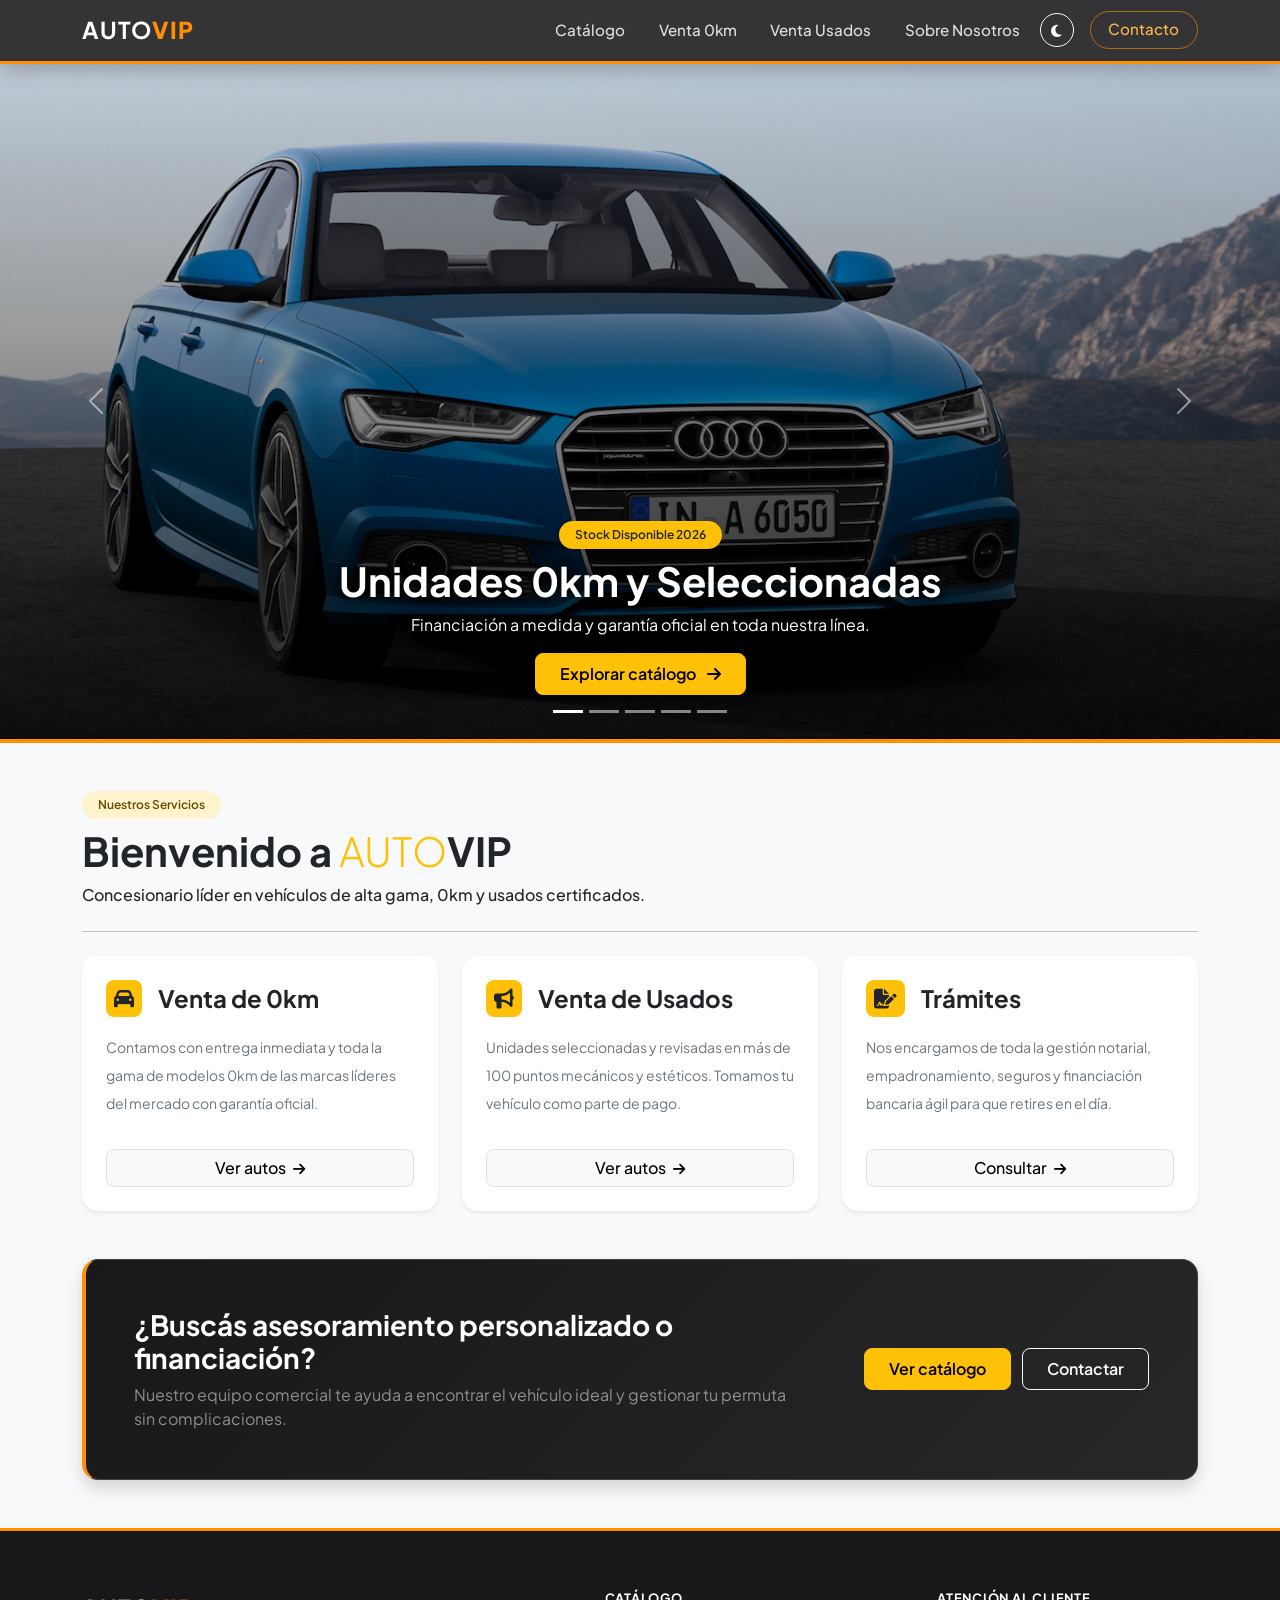
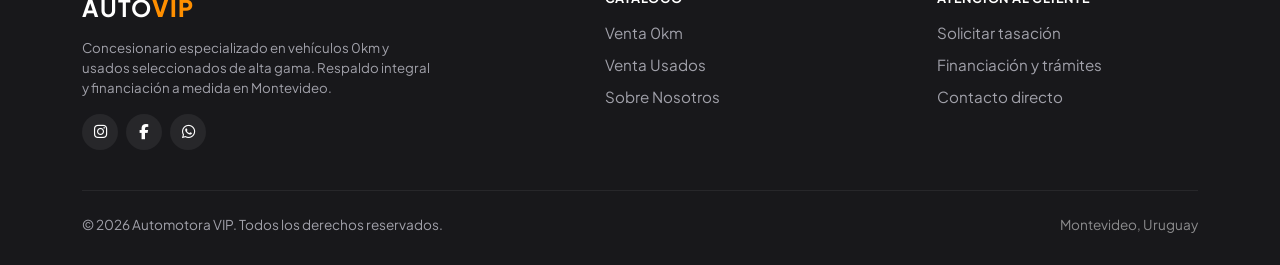
<file: index.html>
<!doctype html>
<html lang="es">
  <head>
    <meta charset="utf-8" />
    <meta name="viewport" content="width=device-width, initial-scale=1" />
    <meta
      name="description"
      content="Automotora VIP - Venta de vehículos 0km y usados seleccionados."
    />
    <title>Automotora VIP | Inicio</title>

    <!-- Bootstrap 5.3.3 CSS -->
    <link
      href="https://cdn.jsdelivr.net/npm/bootstrap@5.3.3/dist/css/bootstrap.min.css"
      rel="stylesheet"
      integrity="sha384-QWTKZyjpPEjISv5WaRU9OFeRpok6YctnYmDr5pNlyT2bRjXh0JMhjY6hW+ALEwIH"
      crossorigin="anonymous"
    />

    <!-- Font Awesome 6.5.1 -->
    <link
      rel="stylesheet"
      href="https://cdnjs.cloudflare.com/ajax/libs/font-awesome/6.5.1/css/all.min.css"
    />

    <!-- Google Font: Plus Jakarta Sans -->
    <link rel="preconnect" href="https://fonts.googleapis.com" />
    <link rel="preconnect" href="https://fonts.gstatic.com" crossorigin />
    <link
      href="https://fonts.googleapis.com/css2?family=Plus+Jakarta+Sans:wght@400;500;600;700;800&display=swap"
      rel="stylesheet"
    />

    <!-- Estilos compartidos del sitio -->
    <link rel="stylesheet" href="css/styles.css" />

    <!-- Librería AOS para animaciones suaves al hacer scroll -->
    <link href="https://unpkg.com/aos@2.3.1/dist/aos.css" rel="stylesheet" />
  </head>

  <body>
    <!-- ================= NAVBAR ================= -->
    <nav id="header" class="navbar navbar-expand-lg navbar-dark sticky-top">
      <div class="container">
        <a class="navbar-brand brand-logo" href="index.html">
          AUTO<span class="brand-vip">VIP</span>
        </a>
        <button
          class="navbar-toggler"
          type="button"
          data-bs-toggle="collapse"
          data-bs-target="#links"
          aria-controls="links"
          aria-expanded="false"
          aria-label="Toggle navigation"
        >
          <span class="navbar-toggler-icon"></span>
        </button>
        <div id="links" class="collapse navbar-collapse justify-content-end">
          <ul class="navbar-nav">
            <li class="nav-item">
              <a class="nav-link" href="ventas.html">Catálogo</a>
            </li>
            <li class="nav-item">
              <a class="nav-link" href="ventas.html?status=1">Venta 0km</a>
            </li>
            <li class="nav-item">
              <a class="nav-link" href="ventas.html?status=0">Venta Usados</a>
            </li>
            <li class="nav-item">
              <a class="nav-link" href="sobre-nosotros.html">Sobre Nosotros</a>
            </li>
            <li class="nav-item d-flex align-items-center ms-lg-2">
              <button
                id="btn-tema"
                type="button"
                class="btn btn-sm btn-outline-light rounded-circle"
                style="width: 34px; height: 34px"
                aria-label="Cambiar tema"
              >
                <i class="fas fa-moon"></i>
              </button>
            </li>
            <li class="nav-item">
              <a
                class="nav-link"
                href="#"
                data-bs-toggle="modal"
                data-bs-target="#contacto-modal"
              >
                Contacto
              </a>
            </li>
          </ul>
        </div>
      </div>
    </nav>

    <!-- ================= CAROUSEL DE PORTADA ================= -->
    <div
      id="home-carousel"
      class="carousel slide carousel-fade"
      data-bs-ride="carousel"
    >
      <div class="carousel-indicators">
        <button
          type="button"
          data-bs-target="#home-carousel"
          data-bs-slide-to="0"
          class="active"
          aria-current="true"
          aria-label="Slide 1"
        ></button>
        <button
          type="button"
          data-bs-target="#home-carousel"
          data-bs-slide-to="1"
          aria-label="Slide 2"
        ></button>
        <button
          type="button"
          data-bs-target="#home-carousel"
          data-bs-slide-to="2"
          aria-label="Slide 3"
        ></button>
        <button
          type="button"
          data-bs-target="#home-carousel"
          data-bs-slide-to="3"
          aria-label="Slide 4"
        ></button>
        <button
          type="button"
          data-bs-target="#home-carousel"
          data-bs-slide-to="4"
          aria-label="Slide 5"
        ></button>
      </div>

      <div class="carousel-inner">
        <!-- Slide 1 -->
        <div class="carousel-item active">
          <img
            src="img/cars_home/audi_1.jpg"
            class="d-block w-100 car-image"
            alt="Audi destacado"
          />
          <div class="carousel-caption d-none d-md-block pb-4">
            <span
              class="badge rounded-pill bg-warning text-dark px-3 py-2 mb-2 fw-semibold"
            >
              Stock Disponible 2026
            </span>
            <h2 class="display-6 fw-bold">Unidades 0km y Seleccionadas</h2>
            <p class="mb-3">
              Financiación a medida y garantía oficial en toda nuestra línea.
            </p>
            <a
              href="ventas.html"
              class="btn btn-warning fw-semibold px-4 py-2 rounded-3"
            >
              Explorar catálogo <i class="fas fa-arrow-right ms-2"></i>
            </a>
          </div>
        </div>

        <!-- Slide 2 -->
        <div class="carousel-item">
          <img
            src="img/cars_home/audi_2.jpg"
            class="d-block w-100 car-image"
            alt="Audi interior y diseño"
          />
          <div class="carousel-caption d-none d-md-block pb-4">
            <h2 class="display-6 fw-bold">Diseño y Confort Superior</h2>
            <p class="mb-3">
              Vehículos inspeccionados bajo estándares de alta gama.
            </p>
            <a
              href="ventas.html"
              class="btn btn-warning fw-semibold px-4 py-2 rounded-3"
            >
              Ver unidades <i class="fas fa-arrow-right ms-2"></i>
            </a>
          </div>
        </div>

        <!-- Slide 3 -->
        <div class="carousel-item">
          <img
            src="img/cars_home/bmw_1.jpg"
            class="d-block w-100 car-image"
            alt="BMW deportivo"
          />
          <div class="carousel-caption d-none d-md-block pb-4">
            <h2 class="display-6 fw-bold">Performance y Tecnología</h2>
            <p class="mb-3">
              Tomamos tu vehículo actual como parte de pago al mejor valor.
            </p>
            <a
              href="#"
              data-bs-toggle="modal"
              data-bs-target="#contacto-modal"
              class="btn btn-warning fw-semibold px-4 py-2 rounded-3"
            >
              Cotizar permuta <i class="fas fa-exchange-alt ms-2"></i>
            </a>
          </div>
        </div>

        <!-- Slide 4 -->
        <div class="carousel-item">
          <img
            src="img/cars_home/bentley_1.jpg"
            class="d-block w-100 car-image"
            alt="Bentley lujo"
          />
          <div class="carousel-caption d-none d-md-block pb-4">
            <h2 class="display-6 fw-bold">Exclusividad Garantizada</h2>
            <p class="mb-3">
              Asesoramiento personalizado y gestión notarial integral.
            </p>
            <a
              href="sobre-nosotros.html"
              class="btn btn-warning fw-semibold px-4 py-2 rounded-3"
            >
              Conocer AutoVIP <i class="fas fa-arrow-right ms-2"></i>
            </a>
          </div>
        </div>

        <!-- Slide 5 -->
        <div class="carousel-item">
          <img
            src="img/cars_home/volvo_1.jpg"
            class="d-block w-100 car-image"
            alt="Volvo seguridad"
          />
          <div class="carousel-caption d-none d-md-block pb-4">
            <h2 class="display-6 fw-bold">Seguridad y Respaldo</h2>
            <p class="mb-3">
              Entrega ágil en 48 hs con documentación verificada.
            </p>
            <a
              href="ventas.html"
              class="btn btn-warning fw-semibold px-4 py-2 rounded-3"
            >
              Ver catálogo <i class="fas fa-arrow-right ms-2"></i>
            </a>
          </div>
        </div>
      </div>

      <button
        class="carousel-control-prev"
        type="button"
        data-bs-target="#home-carousel"
        data-bs-slide="prev"
      >
        <span class="carousel-control-prev-icon" aria-hidden="true"></span>
        <span class="visually-hidden">Anterior</span>
      </button>
      <button
        class="carousel-control-next"
        type="button"
        data-bs-target="#home-carousel"
        data-bs-slide="next"
      >
        <span class="carousel-control-next-icon" aria-hidden="true"></span>
        <span class="visually-hidden">Siguiente</span>
      </button>
    </div>

    <!-- ================= CONTENIDO PRINCIPAL ================= -->
    <main id="home-content" class="py-5">
      <div class="container">
        <div class="mb-4" data-aos="fade-up">
          <span
            class="badge rounded-pill bg-warning-subtle text-warning-emphasis px-3 py-2 mb-2 fw-semibold"
          >
            Nuestros Servicios
          </span>
          <h1 class="fw-bold display-6">
            Bienvenido a <span class="text-warning">AUTO</span>VIP
          </h1>
          <p class="text-dark fw-medium mb-0">
            Concesionario líder en vehículos de alta gama, 0km y usados
            certificados.
          </p>
        </div>

        <hr class="mb-4" />

        <!-- Grilla de 3 tarjetas de servicios -->
        <div class="row g-4 mb-5">
          <div class="col-md-4" data-aos="fade-up" data-aos-delay="100">
            <div class="card h-100 border-0 shadow-sm rounded-4 p-2 auto-card">
              <div class="card-body d-flex flex-column">
                <div class="d-flex align-items-center mb-3">
                  <span
                    class="badge rounded-3 bg-warning text-dark p-2 me-3 fs-5"
                  >
                    <i class="fas fa-car"></i>
                  </span>
                  <h4 class="card-title fw-bold mb-0">Venta de 0km</h4>
                </div>
                <p class="card-text text-secondary small flex-grow-1 lh-lg">
                  Contamos con entrega inmediata y toda la gama de modelos 0km
                  de las marcas líderes del mercado con garantía oficial.
                </p>
                <a
                  href="ventas.html?status=1"
                  class="btn btn-light border fw-medium rounded-3 mt-3"
                >
                  Ver autos <i class="fas fa-arrow-right ms-1 small"></i>
                </a>
              </div>
            </div>
          </div>

          <div class="col-md-4" data-aos="fade-up" data-aos-delay="200">
            <div class="card h-100 border-0 shadow-sm rounded-4 p-2 auto-card">
              <div class="card-body d-flex flex-column">
                <div class="d-flex align-items-center mb-3">
                  <span
                    class="badge rounded-3 bg-warning text-dark p-2 me-3 fs-5"
                  >
                    <i class="fas fa-bullhorn"></i>
                  </span>
                  <h4 class="card-title fw-bold mb-0">Venta de Usados</h4>
                </div>
                <p class="card-text text-secondary small flex-grow-1 lh-lg">
                  Unidades seleccionadas y revisadas en más de 100 puntos
                  mecánicos y estéticos. Tomamos tu vehículo como parte de pago.
                </p>
                <a
                  href="ventas.html?status=0"
                  class="btn btn-light border fw-medium rounded-3 mt-3"
                >
                  Ver autos <i class="fas fa-arrow-right ms-1 small"></i>
                </a>
              </div>
            </div>
          </div>

          <div class="col-md-4" data-aos="fade-up" data-aos-delay="300">
            <div class="card h-100 border-0 shadow-sm rounded-4 p-2 auto-card">
              <div class="card-body d-flex flex-column">
                <div class="d-flex align-items-center mb-3">
                  <span
                    class="badge rounded-3 bg-warning text-dark p-2 me-3 fs-5"
                  >
                    <i class="fas fa-file-signature"></i>
                  </span>
                  <h4 class="card-title fw-bold mb-0">Trámites</h4>
                </div>
                <p class="card-text text-secondary small flex-grow-1 lh-lg">
                  Nos encargamos de toda la gestión notarial, empadronamiento,
                  seguros y financiación bancaria ágil para que retires en el
                  día.
                </p>
                <a
                  href="#"
                  data-bs-toggle="modal"
                  data-bs-target="#contacto-modal"
                  class="btn btn-light border fw-medium rounded-3 mt-3"
                >
                  Consultar <i class="fas fa-arrow-right ms-1 small"></i>
                </a>
              </div>
            </div>
          </div>
        </div>

        <!-- Banner de cierre oscuro con llamado a la acción -->
        <div
          class="cta-banner text-white rounded-4 p-4 p-md-5 shadow"
          data-aos="fade-up"
        >
          <div class="row align-items-center g-4">
            <div class="col-lg-8">
              <h3 class="fw-bold mb-2">
                ¿Buscás asesoramiento personalizado o financiación?
              </h3>
              <p class="text-white-50 mb-0">
                Nuestro equipo comercial te ayuda a encontrar el vehículo ideal
                y gestionar tu permuta sin complicaciones.
              </p>
            </div>
            <div class="col-lg-4 text-lg-end">
              <a
                href="ventas.html"
                class="btn btn-warning fw-semibold px-4 py-2 rounded-3 me-2 mb-2 mb-sm-0"
              >
                Ver catálogo
              </a>
              <button
                type="button"
                class="btn btn-outline-light fw-semibold px-4 py-2 rounded-3"
                data-bs-toggle="modal"
                data-bs-target="#contacto-modal"
              >
                Contactar
              </button>
            </div>
          </div>
        </div>
      </div>
    </main>

    <!-- ================= FOOTER ================= -->
    <footer id="footer">
      <div class="container">
        <div class="row gy-4 justify-content-between">
          <div class="col-lg-4">
            <a href="index.html" class="brand-logo">
              AUTO<span class="brand-vip">VIP</span>
            </a>
            <p class="small mb-3">
              Concesionario especializado en vehículos 0km y usados
              seleccionados de alta gama. Respaldo integral y financiación a
              medida en Montevideo.
            </p>
            <div class="d-flex gap-2">
              <a href="#" class="footer-social" aria-label="Instagram">
                <i class="fab fa-instagram"></i>
              </a>
              <a href="#" class="footer-social" aria-label="Facebook">
                <i class="fab fa-facebook-f"></i>
              </a>
              <a href="#" class="footer-social" aria-label="WhatsApp">
                <i class="fab fa-whatsapp"></i>
              </a>
            </div>
          </div>

          <div class="col-6 col-lg-2">
            <h6>Catálogo</h6>
            <ul>
              <li><a href="ventas.html?status=1">Venta 0km</a></li>
              <li><a href="ventas.html?status=0">Venta Usados</a></li>
              <li><a href="sobre-nosotros.html">Sobre Nosotros</a></li>
            </ul>
          </div>

          <div class="col-6 col-lg-3">
            <h6>Atención al Cliente</h6>
            <ul>
              <li>
                <a
                  href="#"
                  data-bs-toggle="modal"
                  data-bs-target="#contacto-modal"
                >
                  Solicitar tasación
                </a>
              </li>
              <li>
                <a
                  href="#"
                  data-bs-toggle="modal"
                  data-bs-target="#contacto-modal"
                >
                  Financiación y trámites
                </a>
              </li>
              <li>
                <a
                  href="#"
                  data-bs-toggle="modal"
                  data-bs-target="#contacto-modal"
                >
                  Contacto directo
                </a>
              </li>
            </ul>
          </div>
        </div>

        <div
          class="footer-bottom d-flex flex-wrap justify-content-between align-items-center gap-2"
        >
          <span>© 2026 Automotora VIP. Todos los derechos reservados.</span>
          <span class="text-white-50">Montevideo, Uruguay</span>
        </div>
      </div>
    </footer>

    <!-- ================= MODAL DE CONTACTO PROFESIONAL ================= -->
    <div
      id="contacto-modal"
      class="modal fade"
      tabindex="-1"
      aria-labelledby="modal-title"
      aria-hidden="true"
    >
      <div class="modal-dialog modal-lg modal-dialog-centered">
        <div class="modal-content rounded-4 border-0 shadow">
          <div class="modal-header border-0 pb-0 px-4 pt-4">
            <div>
              <span
                class="badge rounded-pill bg-warning-subtle text-warning-emphasis px-3 py-1 mb-1 fw-semibold"
              >
                Atención Personalizada
              </span>
              <h4 id="modal-title" class="modal-title fw-bold">
                Contactate con <span class="text-warning">AUTO</span>VIP
              </h4>
            </div>
            <button
              type="button"
              class="btn-close"
              data-bs-dismiss="modal"
              aria-label="Cerrar"
            ></button>
          </div>

          <div class="modal-body p-4">
            <form action="https://formspree.io/f/TU_CODIGO_AQUI" method="POST">
              <div class="row g-3">
                <div class="col-md-6">
                  <label
                    for="name"
                    class="form-label small fw-semibold text-secondary"
                  >
                    Nombre y apellido *
                  </label>
                  <input
                    type="text"
                    id="name"
                    name="name"
                    class="form-control rounded-3 filtro-select"
                    placeholder="Ej: Martín Rodríguez"
                    required
                  />
                </div>

                <div class="col-md-6">
                  <label
                    for="phone"
                    class="form-label small fw-semibold text-secondary"
                  >
                    Teléfono / WhatsApp *
                  </label>
                  <input
                    type="tel"
                    id="phone"
                    name="phone"
                    class="form-control rounded-3 filtro-select"
                    placeholder="Ej: 099 123 456"
                    required
                  />
                </div>

                <div class="col-md-6">
                  <label
                    for="email"
                    class="form-label small fw-semibold text-secondary"
                  >
                    Correo electrónico *
                  </label>
                  <input
                    type="email"
                    id="email"
                    name="email"
                    class="form-control rounded-3 filtro-select"
                    placeholder="nombre@ejemplo.com"
                    required
                  />
                </div>

                <div class="col-md-6">
                  <label
                    for="inquiry-type"
                    class="form-label small fw-semibold text-secondary"
                  >
                    Motivo de consulta *
                  </label>
                  <select
                    id="inquiry-type"
                    name="inquiry_type"
                    class="form-select rounded-3 filtro-select"
                    required
                  >
                    <option value="" selected disabled>
                      Seleccioná una opción...
                    </option>
                    <option value="compra-0km">Compra de vehículo 0km</option>
                    <option value="compra-usado">
                      Compra de usado seleccionado
                    </option>
                    <option value="test-drive">Agendar Test Drive</option>
                    <option value="tasacion">
                      Tasación / Entrega de usado
                    </option>
                    <option value="financiacion">
                      Financiación y trámites
                    </option>
                    <option value="reclamos-consultas">
                      Reclamos o consultas
                    </option>
                    <option value="otros">Otros</option>
                  </select>
                </div>

                <div class="col-12">
                  <label
                    class="form-label small fw-semibold text-secondary d-block"
                  >
                    ¿Cómo preferís que te respondamos?
                  </label>
                  <div class="d-flex flex-wrap gap-3">
                    <div class="form-check">
                      <input
                        class="form-check-input"
                        type="radio"
                        name="contact_preference"
                        id="pref-whatsapp"
                        value="WhatsApp"
                        checked
                      />
                      <label class="form-check-label small" for="pref-whatsapp">
                        <i class="fab fa-whatsapp text-success me-1"></i>
                        WhatsApp
                      </label>
                    </div>
                    <div class="form-check">
                      <input
                        class="form-check-input"
                        type="radio"
                        name="contact_preference"
                        id="pref-llamada"
                        value="Llamada"
                      />
                      <label class="form-check-label small" for="pref-llamada">
                        <i class="fas fa-phone-alt text-secondary me-1"></i>
                        Llamada
                      </label>
                    </div>
                    <div class="form-check">
                      <input
                        class="form-check-input"
                        type="radio"
                        name="contact_preference"
                        id="pref-email"
                        value="Email"
                      />
                      <label class="form-check-label small" for="pref-email">
                        <i class="fas fa-envelope text-warning me-1"></i> Email
                      </label>
                    </div>
                  </div>
                </div>

                <div class="col-12">
                  <label
                    for="message"
                    class="form-label small fw-semibold text-secondary"
                  >
                    Detalle de tu consulta *
                  </label>
                  <textarea
                    id="message"
                    name="message"
                    rows="3"
                    class="form-control rounded-3 filtro-select"
                    placeholder="Contanos qué modelo te interesa, si entregás vehículo como parte de pago o tus dudas..."
                    required
                  ></textarea>
                </div>
              </div>

              <div
                class="d-flex justify-content-between align-items-center mt-4 pt-2 border-top"
              >
                <span class="text-secondary small">
                  <i class="fas fa-shield-alt text-warning me-1"></i> Respuesta
                  en menos de 2 hs hábiles
                </span>
                <button
                  type="submit"
                  class="btn btn-warning text-dark rounded-3 px-4 py-2 fw-semibold shadow-sm"
                >
                  <i class="fas fa-paper-plane me-1"></i> Enviar consulta
                </button>
              </div>
            </form>
          </div>
        </div>
      </div>
    </div>

    <!-- Bootstrap 5.3.3 JS -->
    <script
      src="https://cdn.jsdelivr.net/npm/bootstrap@5.3.3/dist/js/bootstrap.bundle.min.js"
      integrity="sha384-YvpcrYf0tY3lHB60NNkmXc5s9fDVZLESaAA55NDzOxhy9GkcIdslK1eN7N6jIeHz"
      crossorigin="anonymous"
    ></script>

    <!-- Librería AOS JS + Inicialización -->
    <script src="https://unpkg.com/aos@2.3.1/dist/aos.js"></script>
    <script>
      AOS.init({
        duration: 700,
        once: true,
      });
    </script>
    <script src="js/theme.js"></script>
  </body>
</html>
</file>
<file: css/styles.css>
/* ==========================================================================
   ESTILOS GENERALES
   ========================================================================== */
body {
  min-height: 100vh;
  display: flex;
  flex-direction: column;
  font-family: "Plus Jakarta Sans", sans-serif;
  background-color: #f8f9fa;
  color: #212529;
}

h1,
h2,
h3,
h4,
h5,
h6 {
  font-family: "Plus Jakarta Sans", sans-serif;
}

/* ==========================================================================
   HEADER (Glassmorphism, logo bicolor y enlaces animados)
   ========================================================================== */
#header {
  background-color: rgba(24, 24, 27, 0.88);
  backdrop-filter: blur(10px);
  -webkit-backdrop-filter: blur(10px);
  border-bottom: 3px solid #ff8f00;
  box-shadow: 0 4px 20px rgba(0, 0, 0, 0.25);
  transition:
    background-color 0.3s ease,
    padding 0.3s ease;
}

/* Logo tipográfico bicolor e iluminado dorado en hover */
#header .brand-logo,
#footer .brand-logo {
  font-family: "Plus Jakarta Sans", sans-serif;
  font-size: 1.45rem;
  font-weight: 700;
  letter-spacing: 1px;
  color: #ffffff;
  text-decoration: none;
  display: inline-block;
  margin-bottom: 0.75rem;
  transition:
    transform 0.25s ease,
    text-shadow 0.25s ease;
}

#header .brand-logo {
  margin-bottom: 0;
}

#header .brand-logo .brand-vip,
#footer .brand-logo .brand-vip {
  color: #ff8f00;
  font-weight: 800;
  transition:
    color 0.25s ease,
    text-shadow 0.25s ease;
}

#header .brand-logo:hover,
#footer .brand-logo:hover {
  color: #ffffff;
  transform: scale(1.04);
  text-shadow: 0 0 12px rgba(255, 255, 255, 0.35);
}

#header .brand-logo:hover .brand-vip,
#footer .brand-logo:hover .brand-vip {
  color: #ffc107;
  text-shadow:
    0 0 12px rgba(255, 193, 7, 0.85),
    0 0 22px rgba(255, 143, 0, 0.6);
}

/* Subrayado naranja animado desde el centro en los enlaces */
#header .nav-link {
  position: relative;
  color: rgba(255, 255, 255, 0.85);
  font-weight: 500;
  font-size: 0.95rem;
  margin-left: 0.6rem;
  padding: 0.5rem 0.75rem;
  transition: color 0.25s ease;
}

#header .nav-link:hover,
#header .nav-link.active {
  color: #ffffff;
}

#header .nav-link::after {
  content: "";
  position: absolute;
  bottom: 4px;
  left: 12px;
  right: 12px;
  height: 2px;
  background-color: #ff8f00;
  transform: scaleX(0);
  transform-origin: center;
  transition: transform 0.25s ease;
}

#header .nav-link:hover::after,
#header .nav-link.active::after {
  transform: scaleX(1);
}

/* Estilo tipo botón píldora exclusivamente para el enlace de Contacto */
#header .nav-link[data-bs-target="#contacto-modal"] {
  border: 1px solid rgba(255, 143, 0, 0.6);
  border-radius: 50rem;
  padding: 0.4rem 1.1rem;
  margin-left: 1rem;
  color: #ffb74d;
  transition: all 0.25s ease;
}

#header .nav-link[data-bs-target="#contacto-modal"]::after {
  display: none;
}

#header .nav-link[data-bs-target="#contacto-modal"]:hover {
  background-color: #ff8f00;
  border-color: #ff8f00;
  color: #18181b;
  font-weight: 600;
  box-shadow: 0 4px 12px rgba(255, 143, 0, 0.35);
}

/* ==========================================================================
   HOME (Carrusel, Ken Burns, contraste de texto, tarjetas y banner CTA)
   ========================================================================== */
#home-content {
  flex: 1;
}

#home-carousel {
  border-bottom: 4px solid #ff8f00;
}

#home-carousel .carousel-item {
  overflow: hidden;
}

#home-carousel .car-image {
  height: 75vh;
  max-height: 750px;
  object-fit: cover;
  object-position: center center;
  transition: transform 6s ease-out;
}

#home-carousel .carousel-item.active .car-image {
  transform: scale(1.06);
}

/* Degradado oscuro profundo para asegurar contraste sobre cualquier foto */
#home-carousel .carousel-item::after {
  content: "";
  position: absolute;
  inset: 0;
  background: linear-gradient(
    to top,
    rgba(0, 0, 0, 0.85) 0%,
    rgba(0, 0, 0, 0.45) 50%,
    rgba(0, 0, 0, 0.15) 100%
  );
  pointer-events: none;
}

#home-carousel .carousel-caption {
  z-index: 2;
}

/* Sombra difusa y color blanco asegurado para título y subtítulo del carrusel */
#home-carousel .carousel-caption h1,
#home-carousel .carousel-caption h2,
#home-carousel .carousel-caption p {
  color: #ffffff !important;
  text-shadow:
    0 2px 10px rgba(0, 0, 0, 0.9),
    0 0 24px rgba(0, 0, 0, 0.75);
}

@keyframes subirTexto {
  from {
    opacity: 0;
    transform: translateY(18px);
  }
  to {
    opacity: 1;
    transform: translateY(0);
  }
}

#home-carousel .carousel-item.active .carousel-caption {
  animation: subirTexto 0.8s ease-out forwards;
}

#home-content h1 span {
  font-weight: 300;
}

/* Micro-interacciones en las tarjetas de servicio */
#home-content .auto-card {
  position: relative;
  overflow: hidden;
  transition:
    transform 0.28s ease,
    box-shadow 0.28s ease;
}

#home-content .auto-card::after {
  content: "";
  position: absolute;
  bottom: 0;
  left: 0;
  width: 0%;
  height: 3px;
  background-color: #ff8f00;
  transition: width 0.3s ease;
}

#home-content .auto-card:hover {
  transform: translateY(-6px);
  box-shadow: 0 12px 24px rgba(0, 0, 0, 0.08) !important;
}

#home-content .auto-card:hover::after {
  width: 100%;
}

#home-content .auto-card .badge {
  transition: transform 0.28s ease;
}

#home-content .auto-card:hover .badge {
  transform: scale(1.1) rotate(-4deg);
}

#home-content .auto-card .btn i {
  transition: transform 0.22s ease;
}

#home-content .auto-card .btn:hover {
  background-color: #ff8f00;
  border-color: #ff8f00;
  color: #ffffff;
}

#home-content .auto-card .btn:hover i {
  transform: translateX(4px);
}

/* Banner de cierre en Inicio (visible tanto en modo claro como oscuro) */
.cta-banner {
  background: linear-gradient(135deg, #18181b 0%, #27272a 100%);
  border: 1px solid #3f3f46;
  border-left: 4px solid #ff8f00;
}

@media (max-width: 767px) {
  #home-carousel .car-image {
    height: 35vh;
  }

  #home-content h1 {
    font-size: 1.8rem;
  }
}

/* ==========================================================================
   VENTAS Y SOBRE NOSOTROS
   ========================================================================== */
#ventas,
#sobre-nosotros {
  flex: 1;
}

.auto-card {
  transition:
    transform 0.2s ease,
    box-shadow 0.2s ease;
}

.auto-card:hover {
  transform: translateY(-4px);
  box-shadow: 0 0.5rem 1.25rem rgba(0, 0, 0, 0.08) !important;
}

.auto-img-wrapper {
  overflow: hidden;
}

.auto-img {
  transition: transform 0.3s ease;
}

.auto-card:hover .auto-img {
  transform: scale(1.04);
}

/* Tarjetas del equipo (Sobre Nosotros) */
.team-card img {
  width: 115px;
  height: 115px;
  object-fit: cover;
  object-position: top center;
  border-radius: 50%;
  border: 3px solid #ff8f00;
  padding: 3px;
  transition: transform 0.3s ease;
}

.team-card:hover img {
  transform: scale(1.06);
}

.social-btn {
  width: 36px;
  height: 36px;
  border-radius: 50%;
  background-color: #f8f9fa;
  border: 1px solid #e9ecef;
  color: #212529;
  display: inline-flex;
  align-items: center;
  justify-content: center;
  text-decoration: none;
  transition:
    background-color 0.25s ease,
    color 0.25s ease,
    border-color 0.25s ease,
    transform 0.25s ease;
}

.social-btn:hover {
  background-color: #ff8f00;
  border-color: #ff8f00;
  color: #18181b;
  transform: translateY(-2px);
}

/* Desplegables modernos del panel de filtros */
.filtro-select {
  background-color: #f8f9fa;
  border: 1px solid #e9ecef;
  font-size: 0.9rem;
  font-weight: 500;
  color: #212529;
  cursor: pointer;
  transition: all 0.2s ease;
}

.filtro-select:hover:not(:disabled) {
  background-color: #ffffff;
  border-color: #ff8f00;
}

.filtro-select:focus {
  background-color: #ffffff;
  border-color: #ff8f00;
  box-shadow: 0 0 0 0.25rem rgba(255, 143, 0, 0.18);
}

.filtro-select:disabled {
  background-color: #f1f3f5;
  opacity: 0.65;
  cursor: not-allowed;
}

/* ==========================================================================
   FOOTER CORPORATIVO
   ========================================================================== */
#footer {
  border-top: 3px solid #ff8f00;
  background-color: #18181b;
  margin-top: auto;
  color: #a1a1aa;
  padding: 60px 0 30px;
  font-size: 0.95rem;
}

#footer h6 {
  color: #ffffff;
  font-weight: 700;
  text-transform: uppercase;
  font-size: 0.8rem;
  letter-spacing: 0.06em;
  margin-bottom: 1rem;
}

#footer ul {
  margin: 0;
  padding: 0;
  list-style: none;
}

#footer ul li {
  margin-bottom: 0.55rem;
}

#footer ul li a {
  color: #a1a1aa;
  text-decoration: none;
  transition: color 0.2s ease;
}

#footer ul li a:hover {
  color: #ff8f00;
}

.footer-social {
  width: 36px;
  height: 36px;
  border-radius: 50%;
  background-color: #27272a;
  color: #ffffff;
  display: inline-flex;
  align-items: center;
  justify-content: center;
  text-decoration: none;
  transition:
    background-color 0.2s ease,
    color 0.2s ease,
    transform 0.2s ease;
}

.footer-social:hover {
  background-color: #ff8f00;
  color: #18181b;
  transform: translateY(-2px);
}

.footer-bottom {
  border-top: 1px solid #27272a;
  margin-top: 2.5rem;
  padding-top: 1.5rem;
  font-size: 0.85rem;
}

/* ==========================================================================
   TRANSICIÓN SUAVE DE TEMA (Claro <-> Oscuro)
   ========================================================================== */
body,
.bg-white,
.bg-light,
.card,
.modal-content,
.filtro-select,
.btn-light,
.social-btn {
  transition:
    background-color 0.4s ease,
    background 0.4s ease,
    color 0.3s ease,
    border-color 0.3s ease;
}

/* ==========================================================================
   MODO OSCURO ESTILO GEMINI (Bootstrap 5.3 data-bs-theme="dark")
   ========================================================================== */
[data-bs-theme="dark"] body {
  background-color: #131314;
  background-image: radial-gradient(
    circle at 50% 0%,
    #1f2430 0%,
    #16171a 45%,
    #131314 100%
  );
  background-attachment: fixed;
  color: #e3e3e3;
}

[data-bs-theme="dark"] .bg-white,
[data-bs-theme="dark"] .card,
[data-bs-theme="dark"] .modal-content {
  background-color: #1e1f20 !important;
  color: #e3e3e3 !important;
  border-color: #2e3033 !important;
}

[data-bs-theme="dark"] .bg-light {
  background-color: #282a2c !important;
  color: #e3e3e3 !important;
  border-color: #3c4043 !important;
}

[data-bs-theme="dark"] h1,
[data-bs-theme="dark"] h2,
[data-bs-theme="dark"] h3,
[data-bs-theme="dark"] h4,
[data-bs-theme="dark"] h5,
[data-bs-theme="dark"] h6,
[data-bs-theme="dark"] .text-dark {
  color: #e3e3e3 !important;
}

[data-bs-theme="dark"] .text-secondary,
[data-bs-theme="dark"] .text-muted {
  color: #9aa0a6 !important;
}

/* Mantiene el contraste oscuro sobre insignias y botones amarillos */
[data-bs-theme="dark"] .bg-warning,
[data-bs-theme="dark"] .bg-warning.text-dark,
[data-bs-theme="dark"] .btn-warning,
[data-bs-theme="dark"] .btn-warning.text-dark {
  color: #131314 !important;
}

/* Botones claros y sociales adaptados a superficie oscura */
[data-bs-theme="dark"] .btn-light,
[data-bs-theme="dark"] .social-btn {
  background-color: #282a2c !important;
  border-color: #3c4043 !important;
  color: #e3e3e3 !important;
}

[data-bs-theme="dark"] .btn-light:hover,
[data-bs-theme="dark"] .social-btn:hover {
  background-color: #333538 !important;
  border-color: #ff8f00 !important;
  color: #ffffff !important;
}

/* Inputs y desplegables en modo oscuro */
[data-bs-theme="dark"] .filtro-select,
[data-bs-theme="dark"] .form-control,
[data-bs-theme="dark"] .form-select {
  background-color: #282a2c;
  border-color: #3c4043;
  color: #e3e3e3;
}

[data-bs-theme="dark"] .filtro-select:hover:not(:disabled),
[data-bs-theme="dark"] .filtro-select:focus,
[data-bs-theme="dark"] .form-control:focus,
[data-bs-theme="dark"] .form-select:focus {
  background-color: #1e1f20;
  border-color: #ff8f00;
  color: #ffffff;
}

[data-bs-theme="dark"] .filtro-select:disabled {
  background-color: #18191a;
  color: #6e7277;
}
</file>
